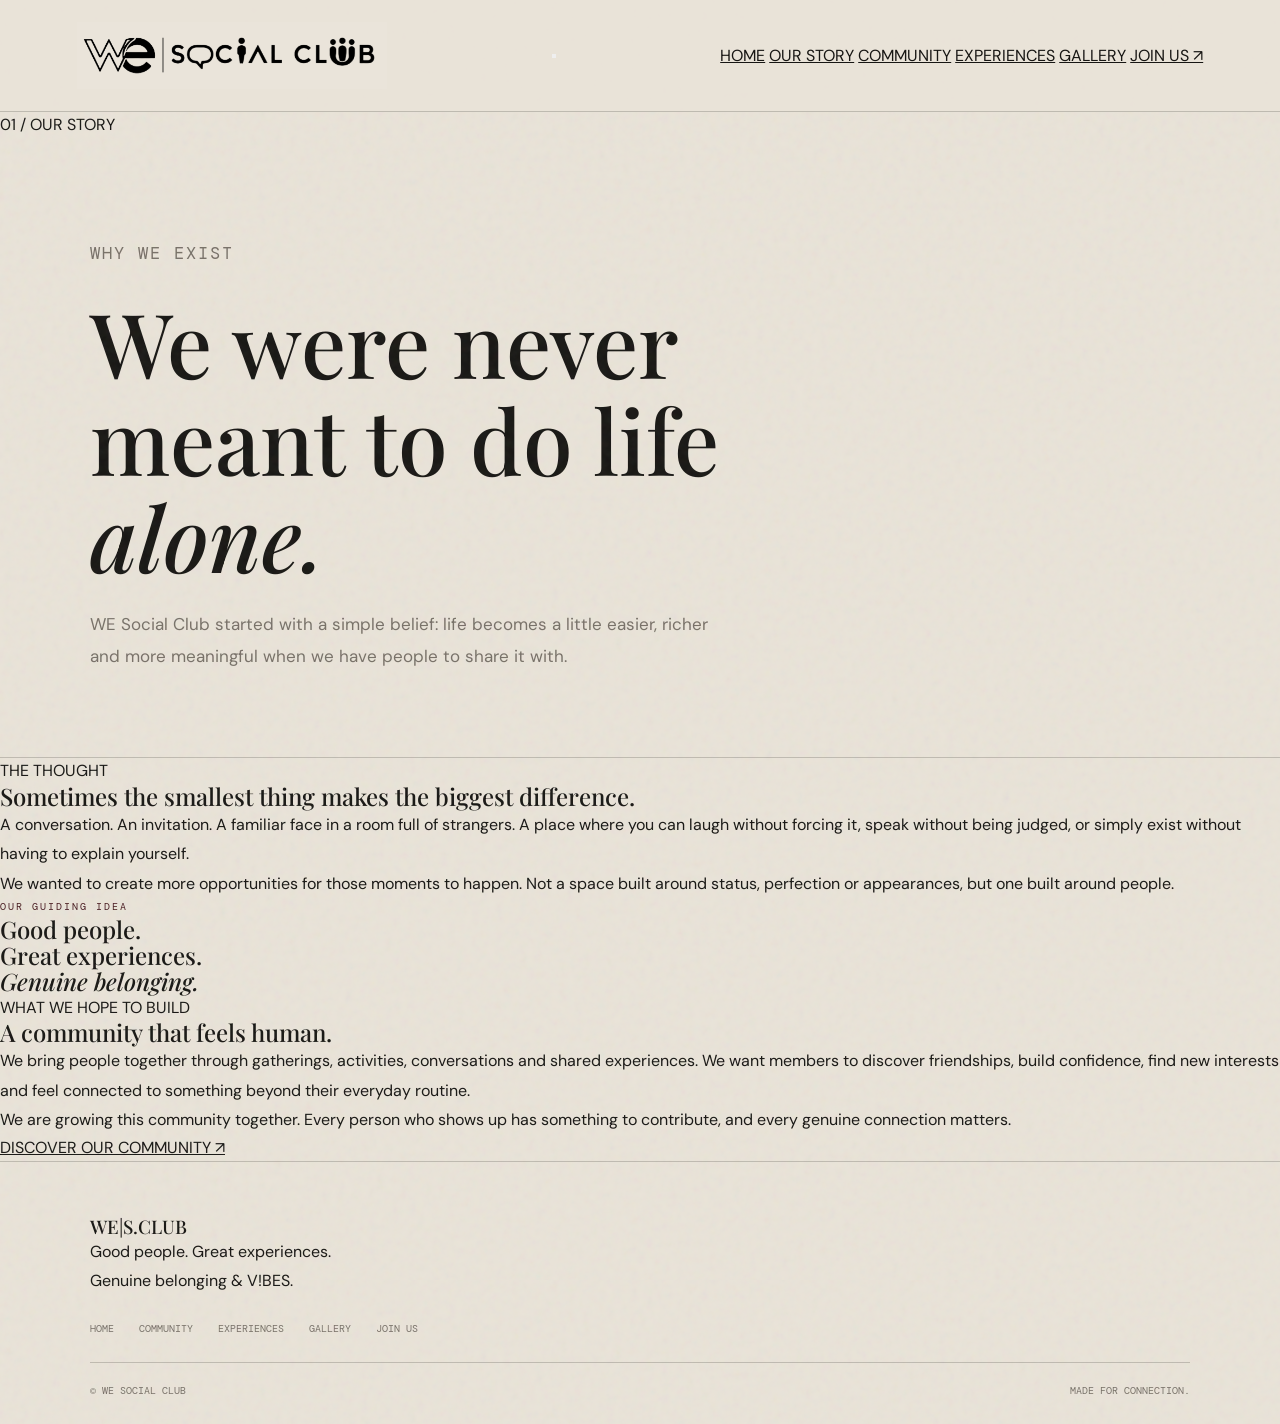
<file: story.html>
<!DOCTYPE html>
<html lang="en">
<head>
<meta charset="UTF-8">
<meta name="viewport" content="width=device-width, initial-scale=1.0">
<title>Our Story | WE Social Club</title>
<link rel="preconnect" href="https://fonts.googleapis.com">
<link href="https://fonts.googleapis.com/css2?family=DM+Mono:wght@400;500&family=DM+Sans:wght@400;500;600;700;800&family=Playfair+Display:ital,wght@0,600;0,700;1,600;1,700&display=swap" rel="stylesheet">
<link rel="stylesheet" href="style.css">
</head>
<body>
<div class="paper-grain"></div>

<header class="site-header">
<a href="index.html" class="brand"><img src="WE_Social_Club_final.png" alt="WE Social Club"></a>
<button class="menu-button" id="menuButton" aria-label="Open navigation" aria-expanded="false"><span></span><span></span></button>
<nav class="navigation" id="mainNavigation">
<a href="index.html">HOME</a>
<a href="story.html" class="active">OUR STORY</a>
<a href="community.html">COMMUNITY</a>
<a href="experiences.html">EXPERIENCES</a>
<a href="gallery.html">GALLERY</a>
<a href="join.html" class="nav-join">JOIN US ↗</a>
</nav>
</header>

<main class="inner-page section-wrap">

<div class="page-kicker">01 / OUR STORY</div>

<section class="page-hero">
<p class="eyebrow">WHY WE EXIST</p>
<h1>We were never<br>meant to do life<br><em>alone.</em></h1>
<p class="page-lead">
WE Social Club started with a simple belief: life becomes a little
easier, richer and more meaningful when we have people to share it with.
</p>
</section>

<section class="story-block">
<div class="story-label">THE THOUGHT</div>
<div>
<h2>Sometimes the smallest thing makes the biggest difference.</h2>
<p>
A conversation. An invitation. A familiar face in a room full of
strangers. A place where you can laugh without forcing it, speak
without being judged, or simply exist without having to explain yourself.
</p>
<p>
We wanted to create more opportunities for those moments to happen.
Not a space built around status, perfection or appearances, but one
built around people.
</p>
</div>
</section>

<section class="story-highlight">
<p class="eyebrow">OUR GUIDING IDEA</p>
<h2>Good people.<br>Great experiences.<br><em>Genuine belonging.</em></h2>
</section>

<section class="story-block">
<div class="story-label">WHAT WE HOPE TO BUILD</div>
<div>
<h2>A community that feels human.</h2>
<p>
We bring people together through gatherings, activities, conversations
and shared experiences. We want members to discover friendships,
build confidence, find new interests and feel connected to something
beyond their everyday routine.
</p>
<p>
We are growing this community together. Every person who shows up
has something to contribute, and every genuine connection matters.
</p>
<a href="community.html" class="inline-link">DISCOVER OUR COMMUNITY ↗</a>
</div>
</section>

</main>

<footer class="site-footer">
<div class="footer-top">
<div><h3>WE|S.CLUB</h3><p>Good people. Great experiences.<br>Genuine belonging & V!BES.</p></div>
<div class="footer-links"><a href="index.html">HOME</a><a href="community.html">COMMUNITY</a><a href="experiences.html">EXPERIENCES</a><a href="gallery.html">GALLERY</a><a href="join.html">JOIN US</a></div>
</div>
<div class="footer-bottom"><span>© <span id="currentYear"></span> WE SOCIAL CLUB</span><span>MADE FOR CONNECTION.</span></div>
</footer>
<script src="script.js"></script>
</body>
</html>
</file>
<file: style.css>
/* =========================================================
   WE SOCIAL CLUB
   A gritty editorial identity — complete website stylesheet
========================================================= */

:root {
  --paper: #e9e3d8;
  --paper-light: #f3eee5;
  --paper-dark: #d9d0c2;
  --ink: #171613;
  --ink-soft: #29251f;
  --muted: #777067;
  --blood: #481b20;
  --blood-light: #682a30;
  --line: rgba(23, 22, 19, .2);
  --white: #f7f2e9;
  --serif: "Playfair Display", Georgia, serif;
  --sans: "DM Sans", Arial, sans-serif;
  --mono: "DM Mono", monospace;
}

/* RESET */

* {
  box-sizing: border-box;
  margin: 0;
  padding: 0;
}

html {
  scroll-behavior: smooth;
  background: var(--paper);
}

body {
  position: relative;
  min-height: 100vh;
  overflow-x: hidden;
  background-color: var(--paper);
  color: var(--ink);
  font-family: var(--sans);
  line-height: 1.6;
  -webkit-font-smoothing: antialiased;
}

body::before {
  content: "";
  position: fixed;
  inset: 0;
  z-index: 30;
  pointer-events: none;
  opacity: .16;
  background-image: url("data:image/svg+xml,%3Csvg viewBox='0 0 180 180' xmlns='http://www.w3.org/2000/svg'%3E%3Cfilter id='n'%3E%3CfeTurbulence type='fractalNoise' baseFrequency='.9' numOctaves='3' stitchTiles='stitch'/%3E%3C/filter%3E%3Crect width='100%25' height='100%25' filter='url(%23n)' opacity='.4'/%3E%3C/svg%3E");
}

img,
video {
  max-width: 100%;
}

img {
  height: auto;
}

a {
  color: inherit;
}

button,
input,
textarea,
select {
  font: inherit;
}

button {
  cursor: pointer;
}

/* GLOBAL TEXT */

h1,
h2,
h3,
h4 {
  font-family: var(--serif);
  font-weight: 500;
  line-height: 1.08;
}

p {
  line-height: 1.85;
}

.eyebrow {
  display: flex;
  align-items: center;
  gap: 10px;
  font-family: var(--mono);
  font-size: 10px;
  letter-spacing: 2px;
  text-transform: uppercase;
  color: var(--blood);
}

.red-dot {
  width: 8px;
  height: 8px;
  flex: 0 0 8px;
  border-radius: 50%;
  background: var(--blood);
}

.section-padding {
  padding: 100px 7%;
}

/* =========================================================
   HEADER AND ORIGINAL LOGO
========================================================= */

.site-header {
  position: relative;
  z-index: 50;
  min-height: 112px;
  display: flex;
  align-items: center;
  justify-content: space-between;
  gap: 35px;
  padding: 15px 6%;
  border-bottom: 1px solid var(--line);
  background: rgba(233, 227, 216, .94);
}

.brand {
  display: flex;
  align-items: center;
  flex-shrink: 0;
  text-decoration: none;
  background: transparent;
}

/* Animate the actual logo artwork, never substitute text. */

.brand img,
.site-logo,
.footer-brand img {
  display: block;
  width: 310px;
  max-width: 100%;
  height: auto;
  object-fit: contain;
  background: transparent;
  mix-blend-mode: multiply;
  transform-origin: center;
  animation: logoReveal 6s ease-in-out infinite;
  will-change: transform, opacity, filter;
}

@keyframes logoReveal {
  0% {
    opacity: .65;
    transform: scale(.94);
    filter: blur(1px);
  }

  12% {
    opacity: 1;
    transform: scale(1);
    filter: blur(0);
  }

  22% {
    transform: scale(1.055);
  }

  30% {
    transform: scale(1);
  }

  39% {
    transform: scale(1.035);
  }

  47% {
    transform: scale(1);
  }

  55% {
    transform: scale(1.018);
  }

  63%,
  100% {
    opacity: 1;
    transform: scale(1);
    filter: blur(0);
  }
}

.main-nav {
  display: flex;
  align-items: center;
  justify-content: flex-end;
  gap: clamp(14px, 2.2vw, 30px);
}

.main-nav a {
  position: relative;
  padding: 9px 0;
  color: var(--ink);
  font-family: var(--mono);
  font-size: 10px;
  letter-spacing: 1px;
  text-decoration: none;
  text-transform: uppercase;
  transition: color .25s ease;
}

.main-nav a::after {
  content: "";
  position: absolute;
  right: 0;
  bottom: 3px;
  left: 0;
  height: 1px;
  background: var(--blood);
  transform: scaleX(0);
  transform-origin: left;
  transition: transform .25s ease;
}

.main-nav a:hover,
.main-nav a.active {
  color: var(--blood);
}

.main-nav a:hover::after,
.main-nav a.active::after {
  transform: scaleX(1);
}

.main-nav a:last-child {
  padding: 12px 17px;
  border: 1px solid var(--blood);
  color: var(--blood);
}

.main-nav a:last-child::after {
  display: none;
}

.main-nav a:last-child:hover {
  background: var(--blood);
  color: var(--white);
}

.menu-toggle {
  display: none;
  border: 0;
  background: transparent;
  color: var(--ink);
  font-size: 28px;
}

/* =========================================================
   PAGE TRANSITIONS
========================================================= */

body {
  animation: pageAppear .55s ease both;
}

@keyframes pageAppear {
  from {
    opacity: 0;
    transform: translateY(9px);
  }

  to {
    opacity: 1;
    transform: translateY(0);
  }
}

body.page-leaving {
  opacity: 0;
  transform: translateY(-7px);
  transition: opacity .22s ease, transform .22s ease;
}

/* =========================================================
   BUTTONS
========================================================= */

.button,
.button-outline {
  display: inline-flex;
  align-items: center;
  justify-content: center;
  gap: 12px;
  padding: 15px 23px;
  border: 1px solid var(--blood);
  font-family: var(--mono);
  font-size: 10px;
  letter-spacing: 1.2px;
  text-decoration: none;
  text-transform: uppercase;
  transition: background .25s ease, color .25s ease;
}

.button {
  background: var(--blood);
  color: var(--white);
}

.button:hover {
  background: var(--ink);
  border-color: var(--ink);
}

.button-outline {
  background: transparent;
  color: var(--blood);
}

.button-outline:hover {
  background: var(--blood);
  color: var(--white);
}

/* =========================================================
   HOMEPAGE HERO
========================================================= */

.hero {
  min-height: 650px;
  display: grid;
  grid-template-columns: 1fr .9fr;
  align-items: center;
  gap: 65px;
  padding-top: 85px;
  padding-bottom: 95px;
  overflow: hidden;
}

.hero-copy {
  max-width: 650px;
}

.hero h1 {
  margin: 28px 0;
  font-size: clamp(55px, 7.5vw, 105px);
  letter-spacing: -4px;
  line-height: .98;
}

.hero h1 em {
  display: block;
  color: var(--blood);
  font-weight: 500;
}

.hero-description {
  max-width: 510px;
  color: var(--muted);
  font-size: 16px;
}

.hero-actions {
  display: flex;
  flex-wrap: wrap;
  gap: 14px;
  margin-top: 32px;
}

.hero-note {
  margin-top: 35px;
  color: var(--muted);
  font-family: var(--mono);
  font-size: 10px;
  letter-spacing: 1.5px;
  text-transform: uppercase;
}

.hero-visual {
  position: relative;
  min-width: 0;
}

.hero-video-frame {
  position: relative;
  height: 490px;
  overflow: hidden;
  border: 8px solid var(--white);
  background: var(--ink);
  box-shadow: 0 18px 50px rgba(0, 0, 0, .16);
  transform: rotate(1deg);
}

.hero-video-frame video,
.feature-video video,
.movie-image video {
  display: block;
  width: 100%;
  height: 100%;
  object-fit: cover;
}

.hero-video-caption {
  position: absolute;
  z-index: 3;
  bottom: 20px;
  left: 20px;
  color: white;
  font-family: var(--mono);
  font-size: 10px;
  letter-spacing: 2px;
  text-transform: uppercase;
  text-shadow: 0 2px 5px black;
}

.hero-stamp {
  position: absolute;
  z-index: 4;
  right: -20px;
  bottom: -25px;
  width: 112px;
  height: 112px;
  display: grid;
  place-items: center;
  border: 1px solid var(--blood);
  border-radius: 50%;
  background: var(--paper);
  color: var(--blood);
  font-family: var(--mono);
  font-size: 10px;
  line-height: 1.5;
  text-align: center;
  transform: rotate(-12deg);
}

/* =========================================================
   VIDEO PLACEHOLDERS AND CONTROLS
========================================================= */

.video-placeholder {
  position: absolute;
  inset: 0;
  z-index: 2;
  display: flex;
  align-items: center;
  justify-content: center;
  padding: 25px;
  background: #29231f;
  color: var(--white);
  font-family: var(--mono);
  font-size: 11px;
  letter-spacing: 2px;
  text-align: center;
  text-transform: uppercase;
  transition: opacity .4s ease;
}

.video-placeholder.is-hidden {
  opacity: 0;
  pointer-events: none;
}

.sound-toggle {
  position: absolute;
  z-index: 8;
  right: 15px;
  bottom: 15px;
  padding: 10px 14px;
  border: 1px solid rgba(255,255,255,.6);
  background: rgba(15,14,13,.8);
  color: white;
  font-family: var(--mono);
  font-size: 10px;
  letter-spacing: 1px;
}

.sound-toggle:hover {
  background: var(--blood);
}

/* =========================================================
   INTRO STRIP
========================================================= */

.intro-strip {
  display: grid;
  grid-template-columns: repeat(5, 1fr);
  border-top: 1px solid var(--line);
  border-bottom: 1px solid var(--line);
  background: var(--paper-dark);
}

.intro-strip > div {
  min-height: 100px;
  display: flex;
  align-items: center;
  justify-content: center;
  padding: 20px 12px;
  border-right: 1px solid var(--line);
  font-family: var(--mono);
  font-size: 10px;
  letter-spacing: 1.4px;
  text-align: center;
  text-transform: uppercase;
}

.intro-strip > div:last-child {
  border-right: 0;
}

.intro-strip strong {
  color: var(--blood);
}

/* =========================================================
   BELIEF / WHY WE EXIST
========================================================= */

.belief-section {
  display: grid;
  grid-template-columns: .8fr 1.2fr;
  gap: 90px;
  align-items: start;
}

.belief-intro h2 {
  max-width: 440px;
  margin-top: 25px;
  font-size: clamp(40px, 5vw, 66px);
}

.belief-content {
  padding-top: 25px;
}

.large-copy {
  font-family: var(--serif);
  font-size: clamp(25px, 3vw, 40px);
  line-height: 1.4;
}

.belief-content p:not(.large-copy) {
  max-width: 570px;
  margin-top: 25px;
  color: var(--muted);
}

/* =========================================================
   EXPERIENCE SECTIONS
========================================================= */

.events-section {
  background: #e1d9cc;
}

.section-heading {
  display: flex;
  align-items: end;
  justify-content: space-between;
  gap: 30px;
  margin-bottom: 45px;
}

.section-heading h2 {
  max-width: 650px;
  margin-top: 18px;
  font-size: clamp(38px, 5vw, 66px);
}

.section-heading p {
  max-width: 310px;
  color: var(--muted);
}

.feature-video {
  position: relative;
  height: min(620px, 60vw);
  min-height: 340px;
  overflow: hidden;
  border: 8px solid var(--white);
  background: var(--ink);
  box-shadow: 0 15px 40px rgba(0,0,0,.12);
}

.feature-video video {
  position: absolute;
  inset: 0;
}

.feature-video-overlay {
  position: absolute;
  z-index: 3;
  inset: 0;
  display: flex;
  align-items: end;
  padding: 35px;
  pointer-events: none;
  background: linear-gradient(transparent 45%, rgba(0,0,0,.65));
}

.feature-video-overlay h3 {
  max-width: 650px;
  color: white;
  font-size: clamp(30px, 5vw, 60px);
}

/* =========================================================
   MOVIE / SINGING SECTION
========================================================= */

.movie-section {
  display: grid;
  grid-template-columns: 1.1fr .9fr;
  align-items: center;
  gap: 75px;
  padding: 110px 7%;
}

.movie-image {
  position: relative;
  height: 460px;
  overflow: hidden;
  border: 8px solid var(--white);
  background: var(--ink);
  box-shadow: 0 15px 40px rgba(0,0,0,.13);
  transform: rotate(-1deg);
}

.movie-copy h2 {
  margin: 22px 0;
  font-size: clamp(40px, 5vw, 65px);
}

.movie-copy p {
  color: var(--muted);
}

/* =========================================================
   COMMUNITY CARDS
========================================================= */

.community-section {
  background: var(--ink);
  color: var(--paper);
}

.community-section .eyebrow {
  color: #c9a49b;
}

.community-section .section-heading h2 {
  color: var(--paper);
}

.community-grid {
  display: grid;
  grid-template-columns: repeat(3, 1fr);
  gap: 18px;
}

.community-card {
  position: relative;
  min-height: 370px;
  overflow: hidden;
  padding: 32px;
}

.community-card h3 {
  margin-bottom: 18px;
  font-size: 34px;
}

.community-card p {
  font-size: 14px;
}

.card-dark {
  display: flex;
  flex-direction: column;
  justify-content: end;
  background: #302a26;
}

.card-dark::before {
  content: "01";
  position: absolute;
  top: 20px;
  right: 25px;
  color: rgba(255,255,255,.14);
  font-family: var(--serif);
  font-size: 75px;
}

.card-image {
  padding: 0;
  background: #29231f;
}

.card-image > video {
  position: absolute;
  inset: 0;
  width: 100%;
  height: 100%;
  object-fit: cover;
}

.card-image-shade {
  position: absolute;
  z-index: 1;
  inset: 0;
  background: linear-gradient(transparent 15%, rgba(0,0,0,.8));
}

.card-card-copy {
  position: absolute;
  z-index: 3;
  right: 25px;
  bottom: 30px;
  left: 25px;
}

.card-paper {
  display: flex;
  flex-direction: column;
  justify-content: end;
  background: var(--paper-dark);
  color: var(--ink);
}

.card-paper::before {
  content: "03";
  position: absolute;
  top: 20px;
  right: 25px;
  color: rgba(0,0,0,.12);
  font-family: var(--serif);
  font-size: 75px;
}

/* =========================================================
   WEEKLY MEETUP
========================================================= */

.weekly-section {
  display: grid;
  grid-template-columns: 1fr 1fr;
  align-items: center;
  gap: 70px;
  background: #e1d9cc;
}

.weekly-left h2 {
  margin-top: 20px;
  font-size: clamp(45px, 6vw, 78px);
}

.weekly-left p {
  max-width: 450px;
  margin-top: 25px;
  color: var(--muted);
}

.weekly-right {
  padding: 45px;
  border: 1px solid var(--blood);
  background: var(--paper);
  transform: rotate(1deg);
}

.weekly-right .day {
  color: var(--blood);
  font-family: var(--mono);
  font-size: 13px;
  letter-spacing: 3px;
}

.weekly-right .time {
  margin: 20px 0;
  font-size: clamp(36px, 5vw, 60px);
  line-height: 1;
}

.weekly-right p {
  color: var(--muted);
}

/* =========================================================
   FINAL CALL TO ACTION
========================================================= */

.final-cta {
  overflow: hidden;
  background: var(--blood);
  color: var(--paper);
  text-align: center;
}

.final-cta .eyebrow {
  justify-content: center;
  color: #e4c9c1;
}

.final-cta h2 {
  max-width: 850px;
  margin: 25px auto;
  font-size: clamp(48px, 7vw, 88px);
}

.final-cta p {
  max-width: 550px;
  margin: auto;
  color: rgba(255,255,255,.78);
}

.final-cta .button {
  margin-top: 35px;
  border-color: var(--paper);
  background: var(--paper);
  color: var(--blood);
}

.final-cta .button:hover {
  border-color: var(--ink);
  background: var(--ink);
  color: white;
}

/* =========================================================
   INNER PAGE HERO
========================================================= */

.page-hero {
  padding: 100px 7% 85px;
  border-bottom: 1px solid var(--line);
}

.page-hero h1 {
  max-width: 900px;
  margin: 25px 0;
  font-size: clamp(48px, 7vw, 90px);
}

.page-hero p {
  max-width: 650px;
  color: var(--muted);
  font-size: 17px;
}

/* =========================================================
   GENERAL CONTENT SECTIONS
========================================================= */

.content-section {
  padding: 85px 7%;
}

.content-section h2 {
  margin-bottom: 25px;
  font-size: clamp(34px, 5vw, 58px);
}

.content-section p {
  max-width: 750px;
  margin-bottom: 20px;
  color: var(--muted);
}

.dark-section {
  padding: 85px 7%;
  background: var(--ink);
  color: var(--paper);
}

.dark-section p {
  color: rgba(255,255,255,.7);
}

/* =========================================================
   FEATURE GRIDS / EXPERIENCE PAGE
========================================================= */

.feature-grid,
.experience-grid {
  display: grid;
  grid-template-columns: repeat(2, 1fr);
  gap: 25px;
}

.feature-grid > *,
.experience-grid > * {
  min-width: 0;
}

.community-feature,
.experience-card {
  position: relative;
  overflow: hidden;
  background: var(--paper-dark);
}

.community-feature-video,
.experience-card video {
  display: block;
  width: 100%;
  height: 350px;
  object-fit: cover;
}

.community-feature-copy,
.experience-card-copy {
  padding: 25px;
}

.community-feature-copy h3,
.experience-card-copy h3 {
  margin-bottom: 12px;
  font-size: 30px;
}

/* =========================================================
   GALLERY
========================================================= */

.gallery-grid {
  display: grid;
  grid-template-columns: repeat(2, 1fr);
  gap: 20px;
}

.gallery-grid video,
.gallery-grid img {
  display: block;
  width: 100%;
  height: 350px;
  object-fit: cover;
  background: var(--ink);
}

.gallery-item {
  position: relative;
  overflow: hidden;
  background: var(--ink);
}

.gallery-caption {
  padding: 15px 18px;
  background: var(--paper-dark);
  font-family: var(--mono);
  font-size: 11px;
  letter-spacing: 1px;
  text-transform: uppercase;
}

/* =========================================================
   JOIN FORM
========================================================= */

.join-layout {
  display: grid;
  grid-template-columns: .8fr 1.2fr;
  gap: 70px;
  padding: 85px 7%;
}

.join-intro h1 {
  margin: 20px 0;
  font-size: clamp(45px, 6vw, 72px);
}

.join-intro p {
  color: var(--muted);
}

.join-form {
  display: grid;
  gap: 18px;
  padding: 35px;
  border: 1px solid var(--line);
  background: var(--paper-light);
}

.join-form label {
  display: grid;
  gap: 8px;
  font-family: var(--mono);
  font-size: 11px;
  letter-spacing: .5px;
}

.join-form input,
.join-form textarea,
.join-form select {
  width: 100%;
  padding: 14px;
  border: 1px solid var(--line);
  border-radius: 0;
  outline: none;
  background: var(--paper);
  color: var(--ink);
}

.join-form input:focus,
.join-form textarea:focus,
.join-form select:focus {
  border-color: var(--blood);
}

.join-form textarea {
  min-height: 120px;
  resize: vertical;
}

.join-form button {
  padding: 16px;
  border: 0;
  background: var(--blood);
  color: white;
  font-family: var(--mono);
  font-size: 11px;
  letter-spacing: 1px;
  text-transform: uppercase;
}

/* =========================================================
   FOOTER
========================================================= */

.site-footer {
  padding: 55px 7% 25px;
  border-top: 1px solid var(--line);
  background: var(--paper);
}

.footer-brand {
  font-family: var(--serif);
  font-size: 30px;
}

.footer-brand img {
  width: 240px;
}

.footer-links {
  display: flex;
  flex-wrap: wrap;
  gap: 25px;
  margin: 25px 0;
}

.footer-links a {
  color: var(--muted);
  font-family: var(--mono);
  font-size: 10px;
  text-decoration: none;
  text-transform: uppercase;
}

.footer-links a:hover {
  color: var(--blood);
}

.footer-bottom {
  display: flex;
  justify-content: space-between;
  gap: 20px;
  padding-top: 20px;
  border-top: 1px solid var(--line);
  color: var(--muted);
  font-family: var(--mono);
  font-size: 10px;
}

/* =========================================================
   MOBILE AND TABLET
========================================================= */

@media (max-width: 1050px) {
  .brand img,
  .site-logo {
    width: 255px;
  }

  .main-nav {
    gap: 14px;
  }

  .main-nav a {
    font-size: 9px;
  }

  .hero {
    gap: 35px;
  }

  .belief-section {
    gap: 50px;
  }
}

@media (max-width: 760px) {
  .site-header {
    min-height: 90px;
    padding: 12px 5%;
  }

  .brand img,
  .site-logo {
    width: 230px;
  }

  .menu-toggle {
    display: block;
  }

  .main-nav {
    position: absolute;
    top: 100%;
    right: 0;
    left: 0;
    display: none;
    align-items: stretch;
    flex-direction: column;
    gap: 0;
    padding: 15px 6% 25px;
    border-bottom: 1px solid var(--line);
    background: var(--paper);
  }

  .main-nav.open {
    display: flex;
  }

  .main-nav a {
    padding: 14px 0;
    border-bottom: 1px solid var(--line);
    font-size: 11px;
  }

  .main-nav a:last-child {
    margin-top: 12px;
    padding: 14px;
    text-align: center;
  }

  .section-padding {
    padding: 65px 6%;
  }

  .hero {
    min-height: auto;
    grid-template-columns: 1fr;
    gap: 45px;
    padding-top: 65px;
  }

  .hero h1 {
    font-size: clamp(53px, 13vw, 78px);
    letter-spacing: -2px;
  }

  .hero-video-frame {
    height: 390px;
    transform: none;
  }

  .intro-strip {
    grid-template-columns: repeat(2, 1fr);
  }

  .intro-strip > div {
    min-height: 75px;
    border-bottom: 1px solid var(--line);
  }

  .intro-strip > div:nth-child(2n) {
    border-right: 0;
  }

  .intro-strip > div:last-child {
    grid-column: span 2;
    border-bottom: 0;
  }

  .belief-section,
  .movie-section,
  .weekly-section,
  .join-layout {
    grid-template-columns: 1fr;
    gap: 35px;
  }

  .section-heading {
    display: block;
  }

  .section-heading p {
    margin-top: 18px;
  }

  .feature-video {
    height: 430px;
  }

  .movie-section {
    padding: 70px 6%;
  }

  .movie-image {
    height: 370px;
  }

  .community-grid,
  .feature-grid,
  .experience-grid,
  .gallery-grid {
    grid-template-columns: 1fr;
  }

  .community-card {
    min-height: 300px;
  }

  .weekly-right {
    padding: 32px;
  }

  .page-hero {
    padding: 70px 6%;
  }

  .content-section,
  .dark-section {
    padding: 65px 6%;
  }

  .join-layout {
    padding: 65px 6%;
  }

  .footer-bottom {
    flex-direction: column;
  }
}

@media (max-width: 430px) {
  .brand img,
  .site-logo {
    width: 195px;
  }

  .hero-video-frame {
    height: 300px;
  }

  .feature-video {
    height: 330px;
    min-height: 0;
  }

  .movie-image {
    height: 290px;
  }

  .hero-actions {
    align-items: flex-start;
    flex-direction: column;
  }

  .weekly-right .time {
    font-size: 38px;
  }

  .join-form {
    padding: 22px;
  }
}

/* =========================================================
   ACCESSIBILITY
========================================================= */

@media (prefers-reduced-motion: reduce) {
  *,
  *::before,
  *::after {
    scroll-behavior: auto !important;
    animation-duration: .01ms !important;
    animation-iteration-count: 1 !important;
    transition-duration: .01ms !important;
  }

  .brand img,
  .site-logo,
  .footer-brand img {
    opacity: 1;
    transform: none;
    filter: none;
  }
}
</file>
